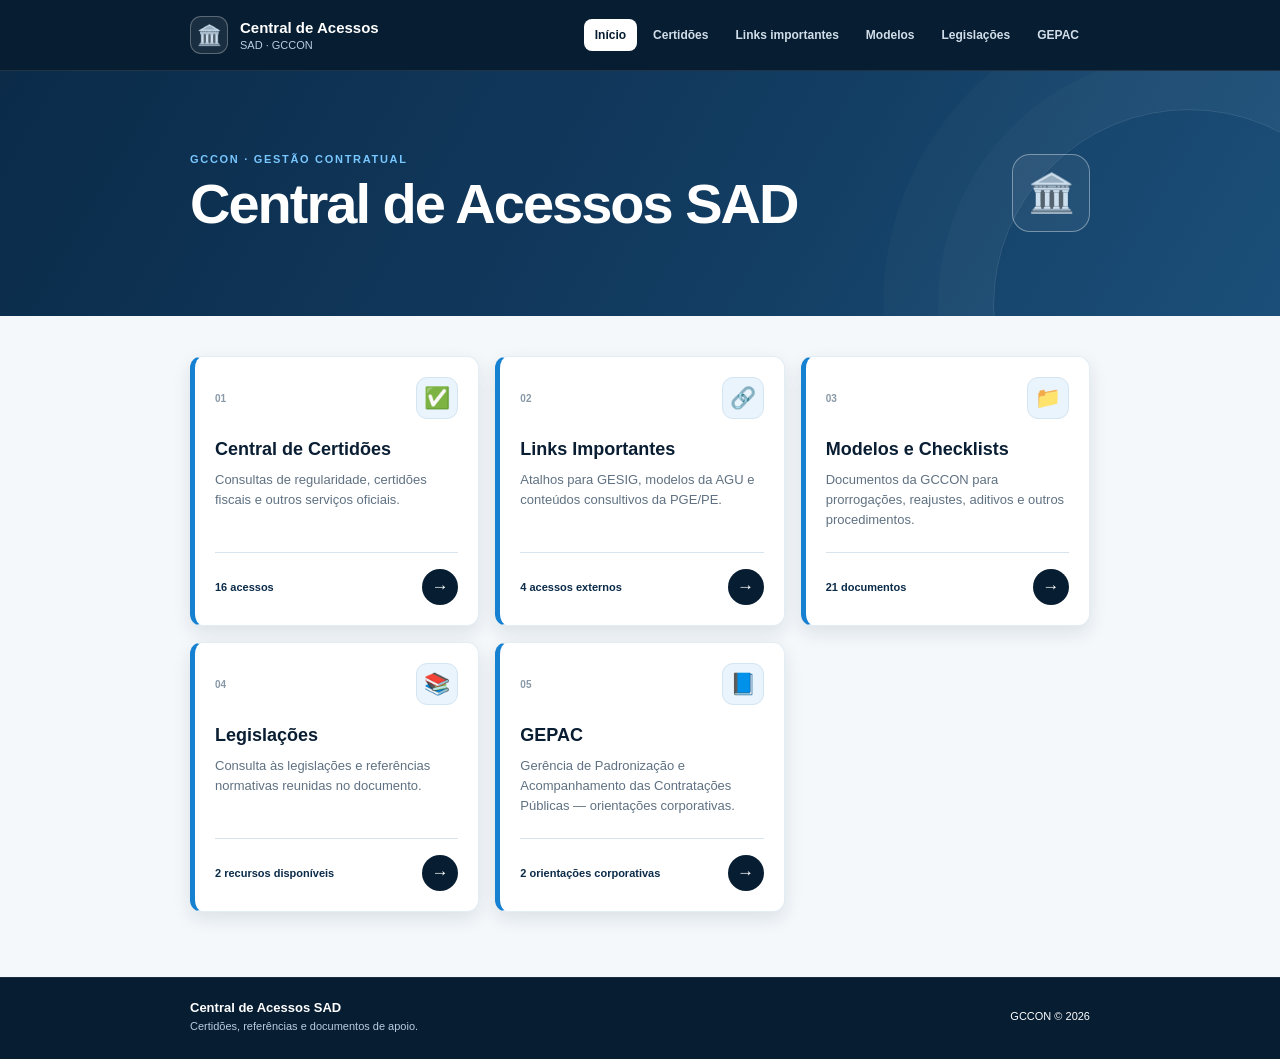
<file: index.html>
<!DOCTYPE html><html lang="pt-BR"><head><meta charset="UTF-8"><meta name="viewport" content="width=device-width,initial-scale=1.0"><meta name="description" content="Central unificada de acessos SAD."><title>Central de Acessos SAD</title><link rel="stylesheet" href="style.css"></head><body><header class="site-header"><div class="page-width header-inner"><a class="brand" href="index.html"><span class="brand-icon">🏛️</span><span><strong>Central de Acessos</strong><small>SAD · GCCON</small></span></a><nav class="main-nav" aria-label="Navegação principal"><a class="active" href="index.html">Início</a><a  href="certidoes.html">Certidões</a><a  href="links-importantes.html">Links importantes</a><a  href="modelos.html">Modelos</a><a href="legislacoes.html">Legislações</a><a href="gepac.html">GEPAC</a></nav></div></header><main><section class="hero"><div class="page-width hero-inner"><div><span class="eyebrow">GCCON · Gestão Contratual</span><h1>Central de Acessos SAD</h1></div><div class="hero-mark" aria-hidden="true">🏛️</div></div></section><section class="page-width home-content"><div class="project-grid">
<a class="project-card" href="certidoes.html"><div class="project-top"><span class="project-number">01</span><span class="icon-box">✅</span></div><div class="project-body"><h3>Central de Certidões</h3><p>Consultas de regularidade, certidões fiscais e outros serviços oficiais.</p></div><div class="project-footer"><span>16 acessos</span><span class="round-arrow">→</span></div></a>
<a class="project-card" href="links-importantes.html"><div class="project-top"><span class="project-number">02</span><span class="icon-box">🔗</span></div><div class="project-body"><h3>Links Importantes</h3><p>Atalhos para GESIG, modelos da AGU e conteúdos consultivos da PGE/PE.</p></div><div class="project-footer"><span>4 acessos externos</span><span class="round-arrow">→</span></div></a>
<a class="project-card" href="modelos.html"><div class="project-top"><span class="project-number">03</span><span class="icon-box">📁</span></div><div class="project-body"><h3>Modelos e Checklists</h3><p>Documentos da GCCON para prorrogações, reajustes, aditivos e outros procedimentos.</p></div><div class="project-footer"><span>21 documentos</span><span class="round-arrow">→</span></div></a>
<a class="project-card" href="legislacoes.html"><div class="project-top"><span class="project-number">04</span><span class="icon-box">📚</span></div><div class="project-body"><h3>Legislações</h3><p>Consulta às legislações e referências normativas reunidas no documento.</p></div><div class="project-footer"><span>2 recursos disponíveis</span><span class="round-arrow">→</span></div></a>

<a class="project-card" href="gepac.html"><div class="project-top"><span class="project-number">05</span><span class="icon-box">📘</span></div><div class="project-body"><h3>GEPAC</h3><p>Gerência de Padronização e Acompanhamento das Contratações Públicas — orientações corporativas.</p></div><div class="project-footer"><span>2 orientações corporativas</span><span class="round-arrow">→</span></div></a>
</div></section></main><footer class="site-footer"><div class="page-width footer-inner"><div><strong>Central de Acessos SAD</strong><span>Certidões, referências e documentos de apoio.</span></div><div>GCCON © 2026</div></div></footer></body></html>
</file>
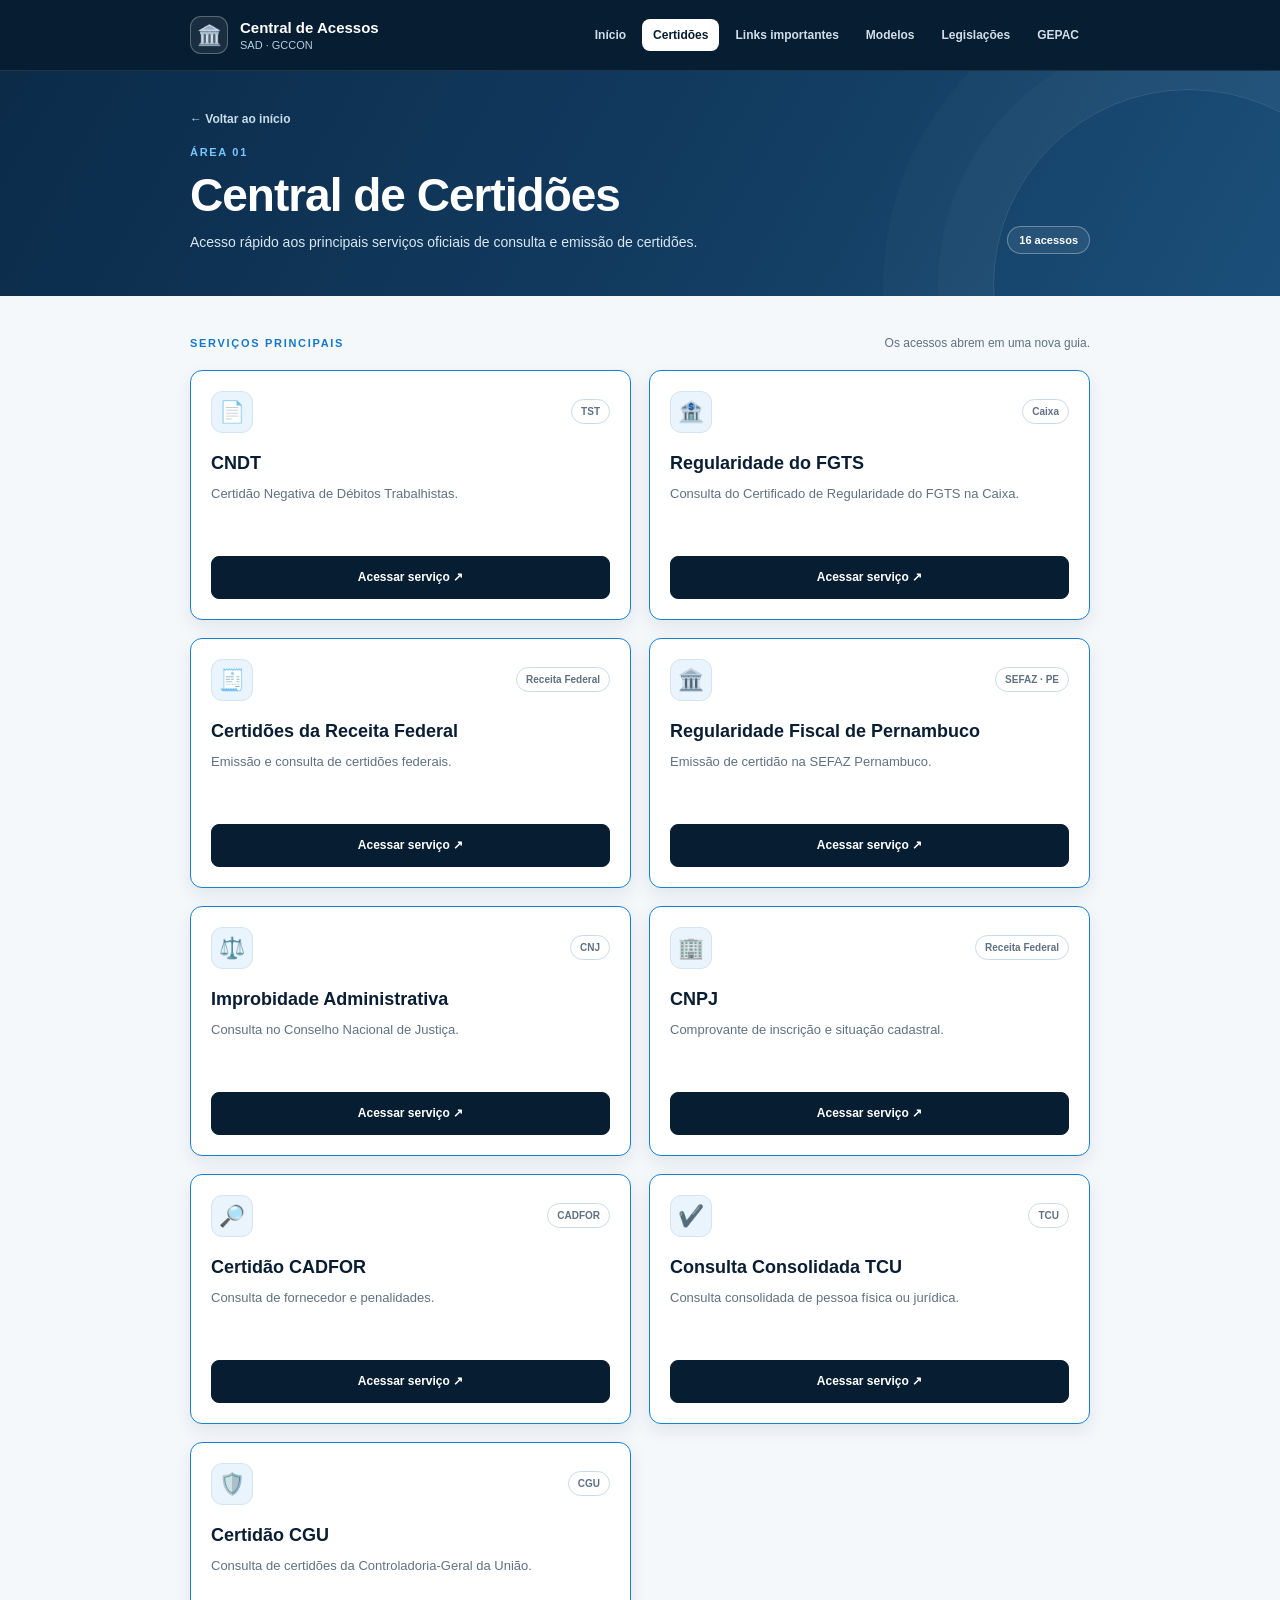
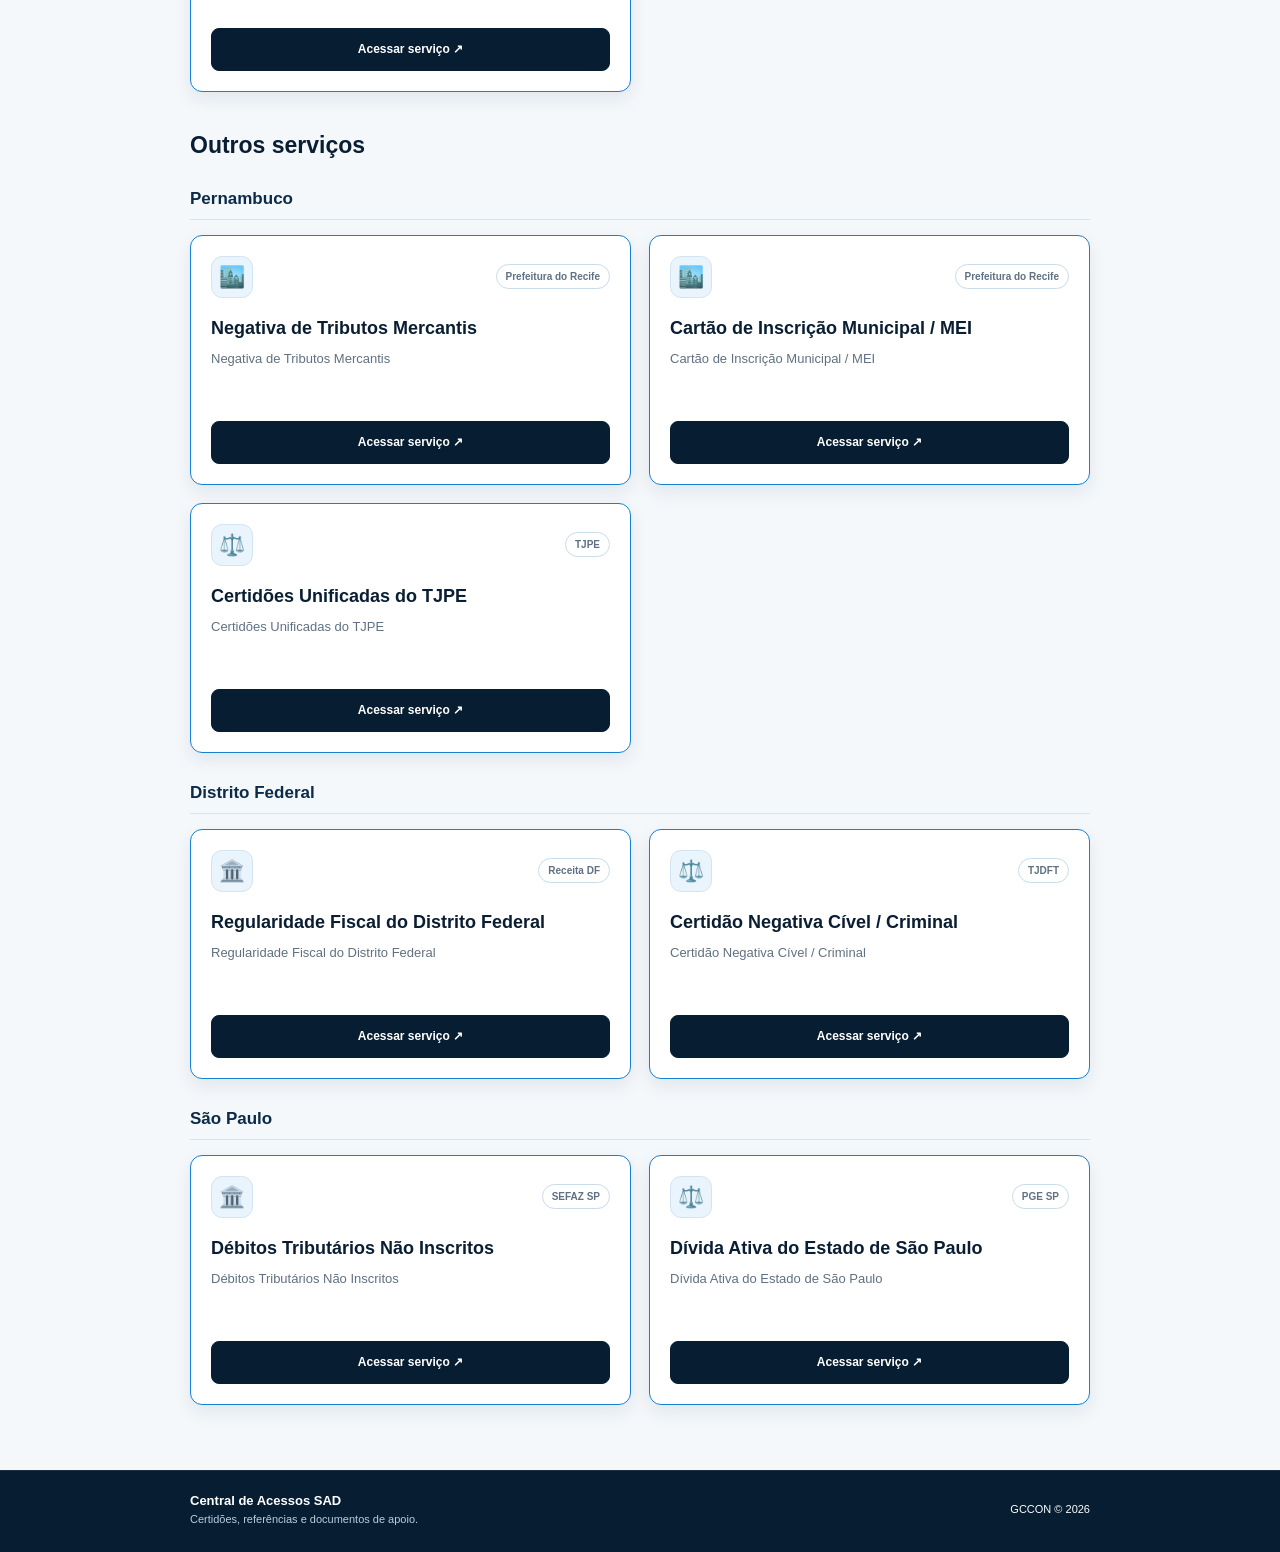
<file: certidoes.html>
<!DOCTYPE html><html lang="pt-BR"><head><meta charset="UTF-8"><meta name="viewport" content="width=device-width,initial-scale=1.0"><meta name="description" content="Central unificada de acessos SAD."><title>Central de Certidões | Central de Acessos SAD</title><link rel="stylesheet" href="style.css"></head><body><header class="site-header"><div class="page-width header-inner"><a class="brand" href="index.html"><span class="brand-icon">🏛️</span><span><strong>Central de Acessos</strong><small>SAD · GCCON</small></span></a><nav class="main-nav" aria-label="Navegação principal"><a  href="index.html">Início</a><a class="active" href="certidoes.html">Certidões</a><a  href="links-importantes.html">Links importantes</a><a  href="modelos.html">Modelos</a><a href="legislacoes.html">Legislações</a><a href="gepac.html">GEPAC</a></nav></div></header><main><section class="page-intro"><div class="page-width"><a class="back-link" href="index.html">← Voltar ao início</a><div class="page-intro-row"><div><span class="eyebrow">Área 01</span><h1>Central de Certidões</h1><p>Acesso rápido aos principais serviços oficiais de consulta e emissão de certidões.</p></div><div class="stat">16 acessos</div></div></div></section><section class="page-width listing-section"><div class="listing-heading"><span class="eyebrow">Serviços principais</span><p>Os acessos abrem em uma nova guia.</p></div><div class="service-grid three"><article class="service-card"><div class="service-top"><span class="icon-box">📄</span><span class="category-pill">TST</span></div><div class="service-body"><h2>CNDT</h2><p>Certidão Negativa de Débitos Trabalhistas.</p></div><a class="action-button" href="https://cndt-certidao.tst.jus.br/inicio.faces" target="_blank" rel="noopener noreferrer">Acessar serviço ↗</a></article><article class="service-card"><div class="service-top"><span class="icon-box">🏦</span><span class="category-pill">Caixa</span></div><div class="service-body"><h2>Regularidade do FGTS</h2><p>Consulta do Certificado de Regularidade do FGTS na Caixa.</p></div><a class="action-button" href="https://consulta-crf.caixa.gov.br/consultacrf/pages/consultaEmpregador.jsf" target="_blank" rel="noopener noreferrer">Acessar serviço ↗</a></article><article class="service-card"><div class="service-top"><span class="icon-box">🧾</span><span class="category-pill">Receita Federal</span></div><div class="service-body"><h2>Certidões da Receita Federal</h2><p>Emissão e consulta de certidões federais.</p></div><a class="action-button" href="https://servicos.receitafederal.gov.br/servico/certidoes/#/home" target="_blank" rel="noopener noreferrer">Acessar serviço ↗</a></article><article class="service-card"><div class="service-top"><span class="icon-box">🏛️</span><span class="category-pill">SEFAZ · PE</span></div><div class="service-body"><h2>Regularidade Fiscal de Pernambuco</h2><p>Emissão de certidão na SEFAZ Pernambuco.</p></div><a class="action-button" href="https://efisco.sefaz.pe.gov.br/sfi_trb_gcc/PREmitirCertidaoRegularidadeFiscalMovel" target="_blank" rel="noopener noreferrer">Acessar serviço ↗</a></article><article class="service-card"><div class="service-top"><span class="icon-box">⚖️</span><span class="category-pill">CNJ</span></div><div class="service-body"><h2>Improbidade Administrativa</h2><p>Consulta no Conselho Nacional de Justiça.</p></div><a class="action-button" href="https://www.cnj.jus.br/improbidade_adm/consultar_requerido.php" target="_blank" rel="noopener noreferrer">Acessar serviço ↗</a></article><article class="service-card"><div class="service-top"><span class="icon-box">🏢</span><span class="category-pill">Receita Federal</span></div><div class="service-body"><h2>CNPJ</h2><p>Comprovante de inscrição e situação cadastral.</p></div><a class="action-button" href="https://solucoes.receita.fazenda.gov.br/Servicos/cnpjreva/" target="_blank" rel="noopener noreferrer">Acessar serviço ↗</a></article><article class="service-card"><div class="service-top"><span class="icon-box">🔎</span><span class="category-pill">CADFOR</span></div><div class="service-body"><h2>Certidão CADFOR</h2><p>Consulta de fornecedor e penalidades.</p></div><a class="action-button" href="https://efisco.sefaz.pe.gov.br/sfi_fin_gbp/PREmitirFornecedorPenalidade" target="_blank" rel="noopener noreferrer">Acessar serviço ↗</a></article><article class="service-card"><div class="service-top"><span class="icon-box">✔️</span><span class="category-pill">TCU</span></div><div class="service-body"><h2>Consulta Consolidada TCU</h2><p>Consulta consolidada de pessoa física ou jurídica.</p></div><a class="action-button" href="https://certidoes-apf.apps.tcu.gov.br/" target="_blank" rel="noopener noreferrer">Acessar serviço ↗</a></article><article class="service-card"><div class="service-top"><span class="icon-box">🛡️</span><span class="category-pill">CGU</span></div><div class="service-body"><h2>Certidão CGU</h2><p>Consulta de certidões da Controladoria-Geral da União.</p></div><a class="action-button" href="https://certidoes.cgu.gov.br/consulta-certidao" target="_blank" rel="noopener noreferrer">Acessar serviço ↗</a></article></div><div class="other-services"><h2>Outros serviços</h2><div class="other-group"><h3>Pernambuco</h3><div class="service-grid"><article class="service-card"><div class="service-top"><span class="icon-box">🏙️</span><span class="category-pill">Prefeitura do Recife</span></div><div class="service-body"><h2>Negativa de Tributos Mercantis</h2><p>Negativa de Tributos Mercantis</p></div><a class="action-button" href="https://portalfinancas.recife.pe.gov.br/emissaoCertidao/4" target="_blank" rel="noopener noreferrer">Acessar serviço ↗</a></article><article class="service-card"><div class="service-top"><span class="icon-box">🏙️</span><span class="category-pill">Prefeitura do Recife</span></div><div class="service-body"><h2>Cartão de Inscrição Municipal / MEI</h2><p>Cartão de Inscrição Municipal / MEI</p></div><a class="action-button" href="https://portalfinancas.recife.pe.gov.br/emissaoPJMei" target="_blank" rel="noopener noreferrer">Acessar serviço ↗</a></article><article class="service-card"><div class="service-top"><span class="icon-box">⚖️</span><span class="category-pill">TJPE</span></div><div class="service-body"><h2>Certidões Unificadas do TJPE</h2><p>Certidões Unificadas do TJPE</p></div><a class="action-button" href="https://certidoesunificadas.app.tjpe.jus.br/" target="_blank" rel="noopener noreferrer">Acessar serviço ↗</a></article></div></div><div class="other-group"><h3>Distrito Federal</h3><div class="service-grid"><article class="service-card"><div class="service-top"><span class="icon-box">🏛️</span><span class="category-pill">Receita DF</span></div><div class="service-body"><h2>Regularidade Fiscal do Distrito Federal</h2><p>Regularidade Fiscal do Distrito Federal</p></div><a class="action-button" href="https://ww1.receita.fazenda.df.gov.br/cidadao/certidoes/Certidao" target="_blank" rel="noopener noreferrer">Acessar serviço ↗</a></article><article class="service-card"><div class="service-top"><span class="icon-box">⚖️</span><span class="category-pill">TJDFT</span></div><div class="service-body"><h2>Certidão Negativa Cível / Criminal</h2><p>Certidão Negativa Cível / Criminal</p></div><a class="action-button" href="https://cnc.tjdft.jus.br/solicitacao-externa" target="_blank" rel="noopener noreferrer">Acessar serviço ↗</a></article></div></div><div class="other-group"><h3>São Paulo</h3><div class="service-grid"><article class="service-card"><div class="service-top"><span class="icon-box">🏛️</span><span class="category-pill">SEFAZ SP</span></div><div class="service-body"><h2>Débitos Tributários Não Inscritos</h2><p>Débitos Tributários Não Inscritos</p></div><a class="action-button" href="https://www10.fazenda.sp.gov.br/CertidaoNegativaDeb/Pages/EmissaoCertidaoNegativa.aspx" target="_blank" rel="noopener noreferrer">Acessar serviço ↗</a></article><article class="service-card"><div class="service-top"><span class="icon-box">⚖️</span><span class="category-pill">PGE SP</span></div><div class="service-body"><h2>Dívida Ativa do Estado de São Paulo</h2><p>Dívida Ativa do Estado de São Paulo</p></div><a class="action-button" href="https://www.dividaativa.pge.sp.gov.br/sc/loginIdpGovBr.jsf" target="_blank" rel="noopener noreferrer">Acessar serviço ↗</a></article></div></div></div></section></main><footer class="site-footer"><div class="page-width footer-inner"><div><strong>Central de Acessos SAD</strong><span>Certidões, referências e documentos de apoio.</span></div><div>GCCON © 2026</div></div></footer></body></html>
</file>
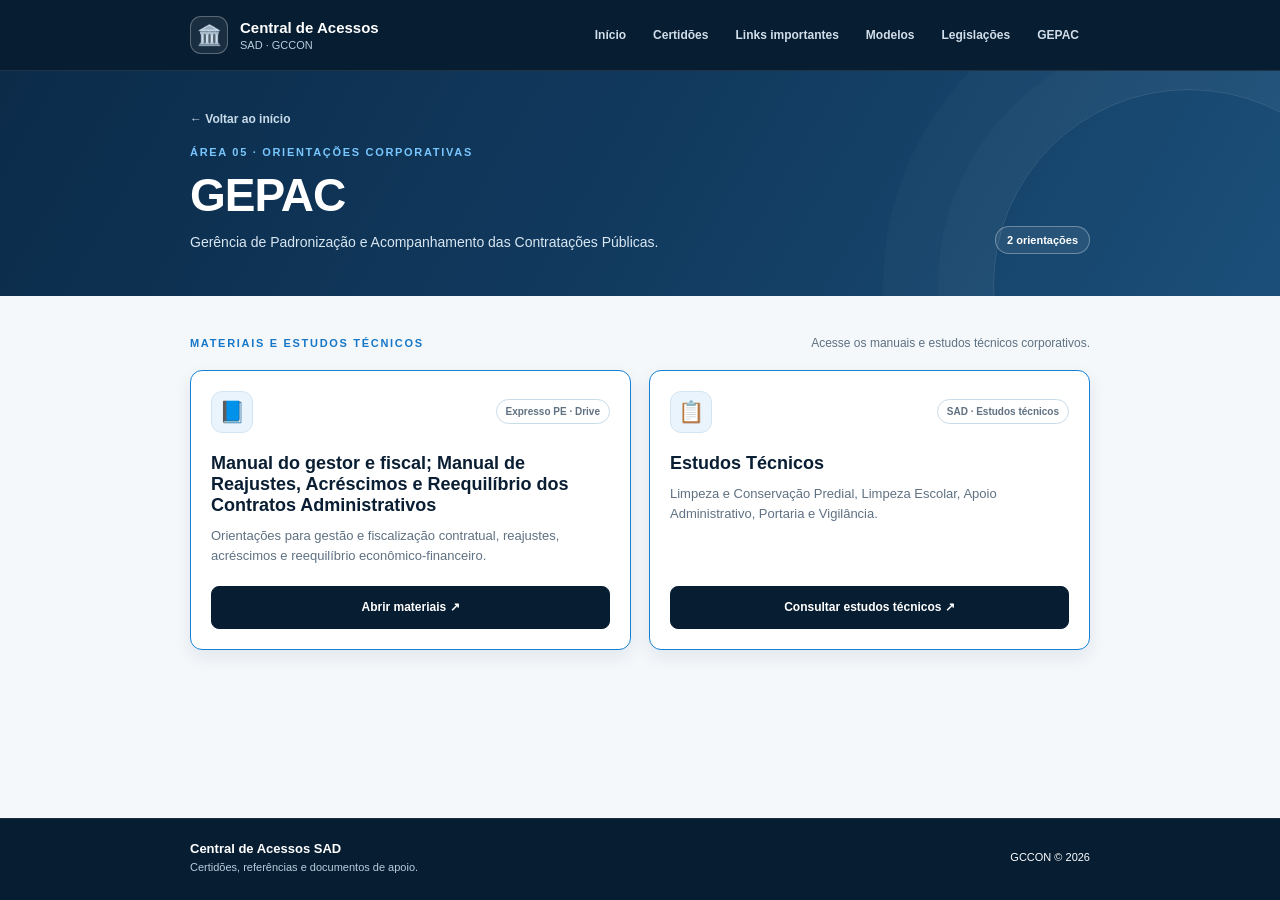
<file: gepac.html>
<!DOCTYPE html><html lang="pt-BR"><head><meta charset="UTF-8"><meta name="viewport" content="width=device-width,initial-scale=1.0"><meta name="description" content="Orientações corporativas da GEPAC."><title>GEPAC | Central de Acessos SAD</title><link rel="stylesheet" href="style.css"></head><body><header class="site-header"><div class="page-width header-inner"><a class="brand" href="index.html"><span class="brand-icon">🏛️</span><span><strong>Central de Acessos</strong><small>SAD · GCCON</small></span></a><nav class="main-nav" aria-label="Navegação principal"><a href="index.html">Início</a><a href="certidoes.html">Certidões</a><a href="links-importantes.html">Links importantes</a><a href="modelos.html">Modelos</a><a href="legislacoes.html">Legislações</a><a href="gepac.html">GEPAC</a></nav></div></header><main><section class="page-intro"><div class="page-width"><a class="back-link" href="index.html">← Voltar ao início</a><div class="page-intro-row"><div><span class="eyebrow">Área 05 · Orientações corporativas</span><h1>GEPAC</h1><p>Gerência de Padronização e Acompanhamento das Contratações Públicas.</p></div><div class="stat">2 orientações</div></div></div></section><section class="page-width listing-section"><div class="listing-heading"><span class="eyebrow">Materiais e estudos técnicos</span><p>Acesse os manuais e estudos técnicos corporativos.</p></div><div class="service-grid"><article class="service-card"><div class="service-top"><span class="icon-box">📘</span><span class="category-pill">Expresso PE · Drive</span></div><div class="service-body"><h2>Manual do gestor e fiscal; Manual de Reajustes, Acréscimos e Reequilíbrio dos Contratos Administrativos</h2><p>Orientações para gestão e fiscalização contratual, reajustes, acréscimos e reequilíbrio econômico-financeiro.</p></div><a class="action-button" href="https://drive.expresso.pe.gov.br/s/0ChCEB6WawOIvbC" target="_blank" rel="noopener noreferrer">Abrir materiais ↗</a></article><article class="service-card"><div class="service-top"><span class="icon-box">📋</span><span class="category-pill">SAD · Estudos técnicos</span></div><div class="service-body"><h2>Estudos Técnicos</h2><p>Limpeza e Conservação Predial, Limpeza Escolar, Apoio Administrativo, Portaria e Vigilância.</p></div><a class="action-button" href="https://www.sad.pe.gov.br/compras-e-licitacoes/47-compras-e-licitacoes/22696-estudos-tecnicos" target="_blank" rel="noopener noreferrer">Consultar estudos técnicos ↗</a></article></div></section></main><footer class="site-footer"><div class="page-width footer-inner"><div><strong>Central de Acessos SAD</strong><span>Certidões, referências e documentos de apoio.</span></div><div>GCCON © 2026</div></div></footer></body></html>
</file>
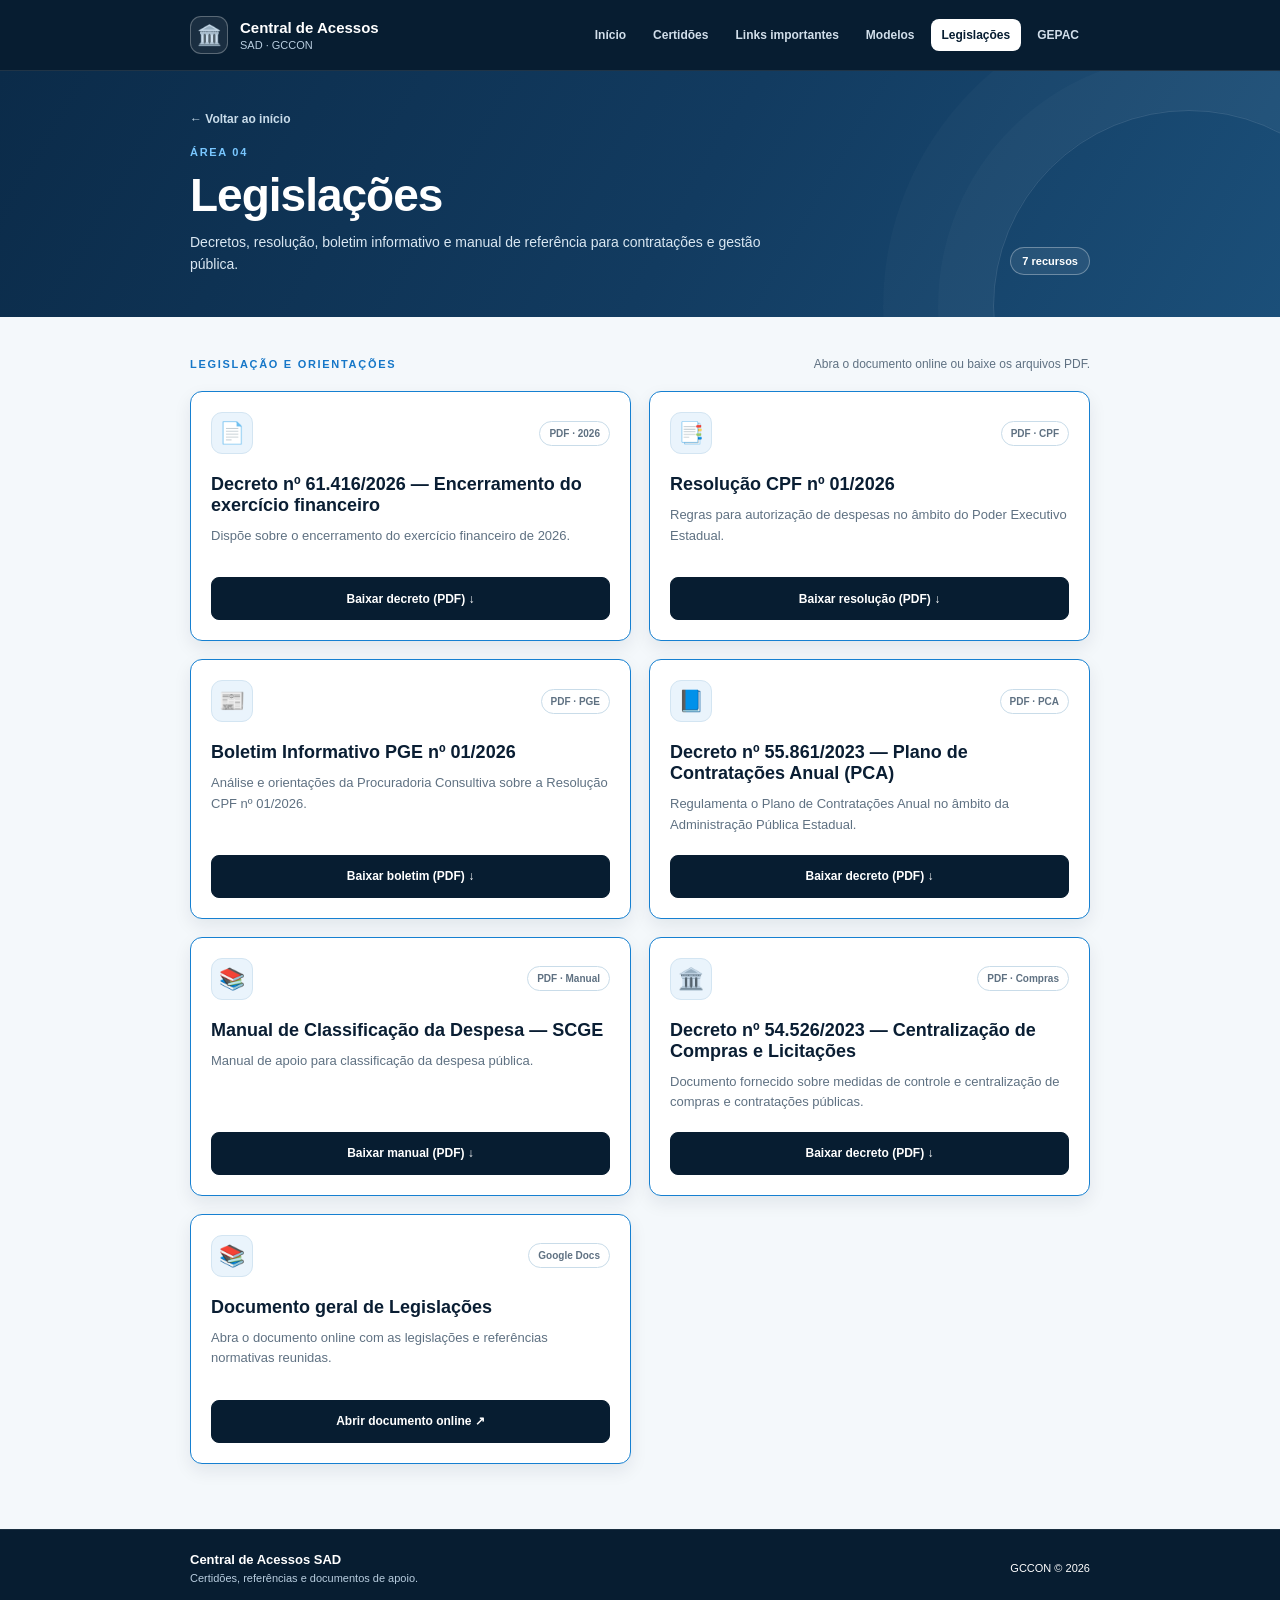
<file: legislacoes.html>
<!DOCTYPE html><html lang="pt-BR"><head><meta charset="UTF-8"><meta name="viewport" content="width=device-width,initial-scale=1.0"><meta name="description" content="Legislações e documentos normativos da Central de Acessos SAD."><title>Legislações | Central de Acessos SAD</title><link rel="stylesheet" href="style.css"></head><body><header class="site-header"><div class="page-width header-inner"><a class="brand" href="index.html"><span class="brand-icon">🏛️</span><span><strong>Central de Acessos</strong><small>SAD · GCCON</small></span></a><nav class="main-nav" aria-label="Navegação principal"><a href="index.html">Início</a><a href="certidoes.html">Certidões</a><a href="links-importantes.html">Links importantes</a><a href="modelos.html">Modelos</a><a class="active" href="legislacoes.html">Legislações</a><a href="gepac.html">GEPAC</a></nav></div></header><main><section class="page-intro"><div class="page-width"><a class="back-link" href="index.html">← Voltar ao início</a><div class="page-intro-row"><div><span class="eyebrow">Área 04</span><h1>Legislações</h1><p>Decretos, resolução, boletim informativo e manual de referência para contratações e gestão pública.</p></div><div class="stat">7 recursos</div></div></div></section><section class="page-width listing-section"><div class="listing-heading"><span class="eyebrow">Legislação e orientações</span><p>Abra o documento online ou baixe os arquivos PDF.</p></div><div class="service-grid"><article class="service-card"><div class="service-top"><span class="icon-box">📄</span><span class="category-pill">PDF · 2026</span></div><div class="service-body"><h2>Decreto nº 61.416/2026 — Encerramento do exercício financeiro</h2><p>Dispõe sobre o encerramento do exercício financeiro de 2026.</p></div><a class="action-button" href="decreto-61416-2026-encerramento.pdf" download>Baixar decreto (PDF) ↓</a></article>
<article class="service-card"><div class="service-top"><span class="icon-box">📑</span><span class="category-pill">PDF · CPF</span></div><div class="service-body"><h2>Resolução CPF nº 01/2026</h2><p>Regras para autorização de despesas no âmbito do Poder Executivo Estadual.</p></div><a class="action-button" href="resolucao-cpf-01-2026.pdf" download>Baixar resolução (PDF) ↓</a></article>
<article class="service-card"><div class="service-top"><span class="icon-box">📰</span><span class="category-pill">PDF · PGE</span></div><div class="service-body"><h2>Boletim Informativo PGE nº 01/2026</h2><p>Análise e orientações da Procuradoria Consultiva sobre a Resolução CPF nº 01/2026.</p></div><a class="action-button" href="boletim-pge-01-2026-resolucao-cpf.pdf" download>Baixar boletim (PDF) ↓</a></article>
<article class="service-card"><div class="service-top"><span class="icon-box">📘</span><span class="category-pill">PDF · PCA</span></div><div class="service-body"><h2>Decreto nº 55.861/2023 — Plano de Contratações Anual (PCA)</h2><p>Regulamenta o Plano de Contratações Anual no âmbito da Administração Pública Estadual.</p></div><a class="action-button" href="decreto-55861-2023-pca.pdf" download>Baixar decreto (PDF) ↓</a></article>
<article class="service-card"><div class="service-top"><span class="icon-box">📚</span><span class="category-pill">PDF · Manual</span></div><div class="service-body"><h2>Manual de Classificação da Despesa — SCGE</h2><p>Manual de apoio para classificação da despesa pública.</p></div><a class="action-button" href="manual-classificacao-despesa.pdf" download>Baixar manual (PDF) ↓</a></article>
<article class="service-card"><div class="service-top"><span class="icon-box">🏛️</span><span class="category-pill">PDF · Compras</span></div><div class="service-body"><h2>Decreto nº 54.526/2023 — Centralização de Compras e Licitações</h2><p>Documento fornecido sobre medidas de controle e centralização de compras e contratações públicas.</p></div><a class="action-button" href="decreto-54526-2023-centralizacao-compras.pdf" download>Baixar decreto (PDF) ↓</a></article>
<article class="service-card"><div class="service-top"><span class="icon-box">📚</span><span class="category-pill">Google Docs</span></div><div class="service-body"><h2>Documento geral de Legislações</h2><p>Abra o documento online com as legislações e referências normativas reunidas.</p></div><a class="action-button" href="https://docs.google.com/document/d/1Scb9C1qWNrUcBOqOeS8YR20FiJjlI9TKXhYJh_ZN8IU/edit?tab=t.0" target="_blank" rel="noopener noreferrer">Abrir documento online ↗</a></article></div></section></main><footer class="site-footer"><div class="page-width footer-inner"><div><strong>Central de Acessos SAD</strong><span>Certidões, referências e documentos de apoio.</span></div><div>GCCON © 2026</div></div></footer></body></html>
</file>
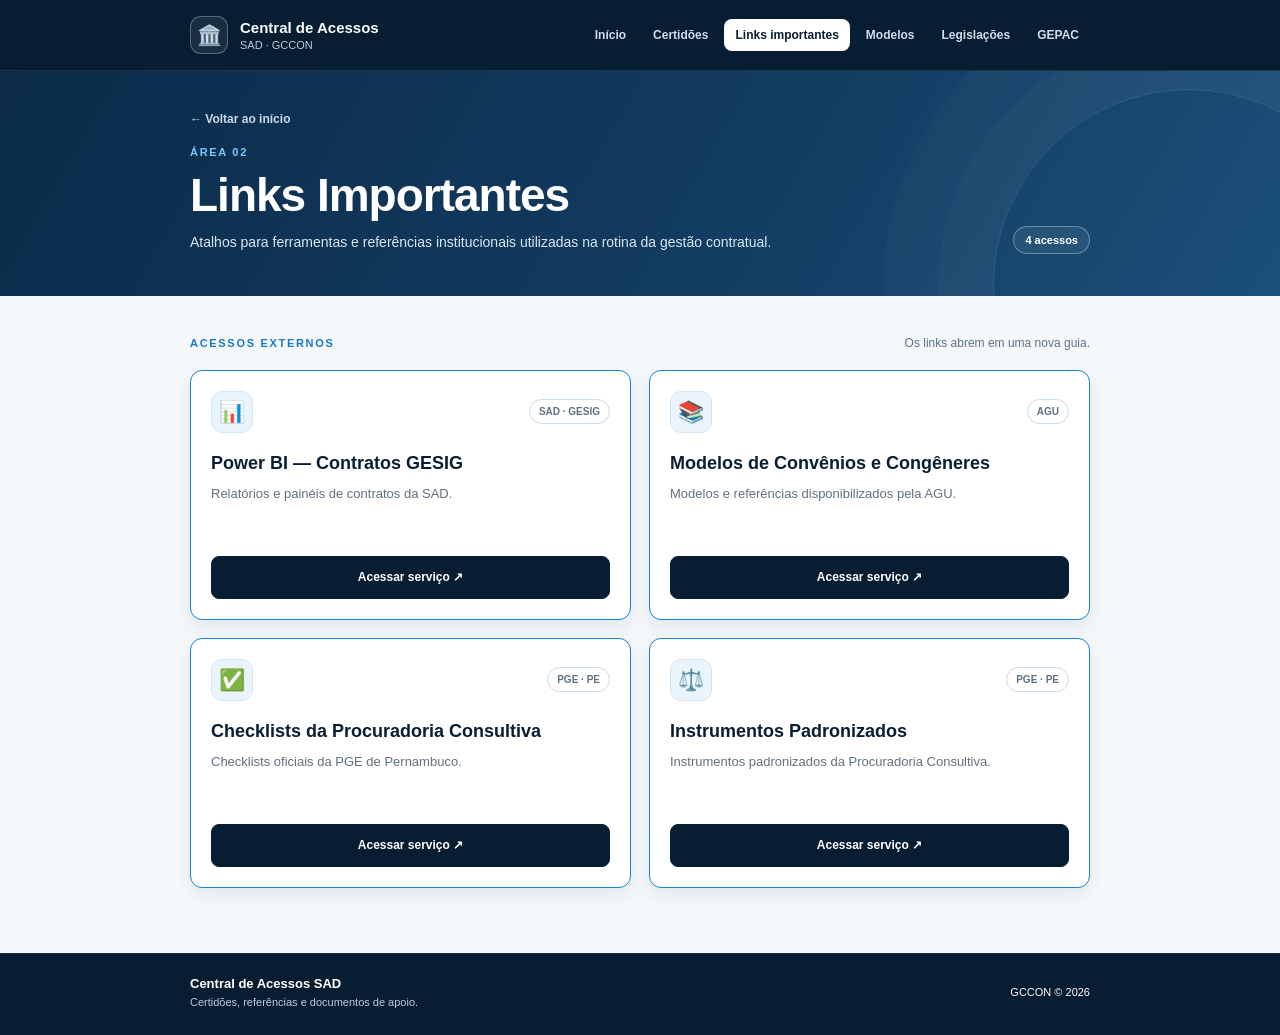
<file: links-importantes.html>
<!DOCTYPE html><html lang="pt-BR"><head><meta charset="UTF-8"><meta name="viewport" content="width=device-width,initial-scale=1.0"><meta name="description" content="Central unificada de acessos SAD."><title>Links Importantes | Central de Acessos SAD</title><link rel="stylesheet" href="style.css"></head><body><header class="site-header"><div class="page-width header-inner"><a class="brand" href="index.html"><span class="brand-icon">🏛️</span><span><strong>Central de Acessos</strong><small>SAD · GCCON</small></span></a><nav class="main-nav" aria-label="Navegação principal"><a  href="index.html">Início</a><a  href="certidoes.html">Certidões</a><a class="active" href="links-importantes.html">Links importantes</a><a  href="modelos.html">Modelos</a><a href="legislacoes.html">Legislações</a><a href="gepac.html">GEPAC</a></nav></div></header><main><section class="page-intro"><div class="page-width"><a class="back-link" href="index.html">← Voltar ao início</a><div class="page-intro-row"><div><span class="eyebrow">Área 02</span><h1>Links Importantes</h1><p>Atalhos para ferramentas e referências institucionais utilizadas na rotina da gestão contratual.</p></div><div class="stat">4 acessos</div></div></div></section><section class="page-width listing-section"><div class="listing-heading"><span class="eyebrow">Acessos externos</span><p>Os links abrem em uma nova guia.</p></div><div class="service-grid"><article class="service-card"><div class="service-top"><span class="icon-box">📊</span><span class="category-pill">SAD · GESIG</span></div><div class="service-body"><h2>Power BI — Contratos GESIG</h2><p>Relatórios e painéis de contratos da SAD.</p></div><a class="action-button" href="https://powerbi.pe.gov.br/relatorios/browse/SAD/SEADP/CONTRATOS-GESIG" target="_blank" rel="noopener noreferrer">Acessar serviço ↗</a></article><article class="service-card"><div class="service-top"><span class="icon-box">📚</span><span class="category-pill">AGU</span></div><div class="service-body"><h2>Modelos de Convênios e Congêneres</h2><p>Modelos e referências disponibilizados pela AGU.</p></div><a class="action-button" href="https://www.gov.br/agu/pt-br/composicao/cgu/cgu/modelos/conveniosecongeneres" target="_blank" rel="noopener noreferrer">Acessar serviço ↗</a></article><article class="service-card"><div class="service-top"><span class="icon-box">✅</span><span class="category-pill">PGE · PE</span></div><div class="service-body"><h2>Checklists da Procuradoria Consultiva</h2><p>Checklists oficiais da PGE de Pernambuco.</p></div><a class="action-button" href="https://www.pge.pe.gov.br/ProcConsultivaChecklist.aspx" target="_blank" rel="noopener noreferrer">Acessar serviço ↗</a></article><article class="service-card"><div class="service-top"><span class="icon-box">⚖️</span><span class="category-pill">PGE · PE</span></div><div class="service-body"><h2>Instrumentos Padronizados</h2><p>Instrumentos padronizados da Procuradoria Consultiva.</p></div><a class="action-button" href="https://www.pge.pe.gov.br/ProcConsultivaInstrumentosPadronizados.aspx" target="_blank" rel="noopener noreferrer">Acessar serviço ↗</a></article></div></section></main><footer class="site-footer"><div class="page-width footer-inner"><div><strong>Central de Acessos SAD</strong><span>Certidões, referências e documentos de apoio.</span></div><div>GCCON © 2026</div></div></footer></body></html>
</file>
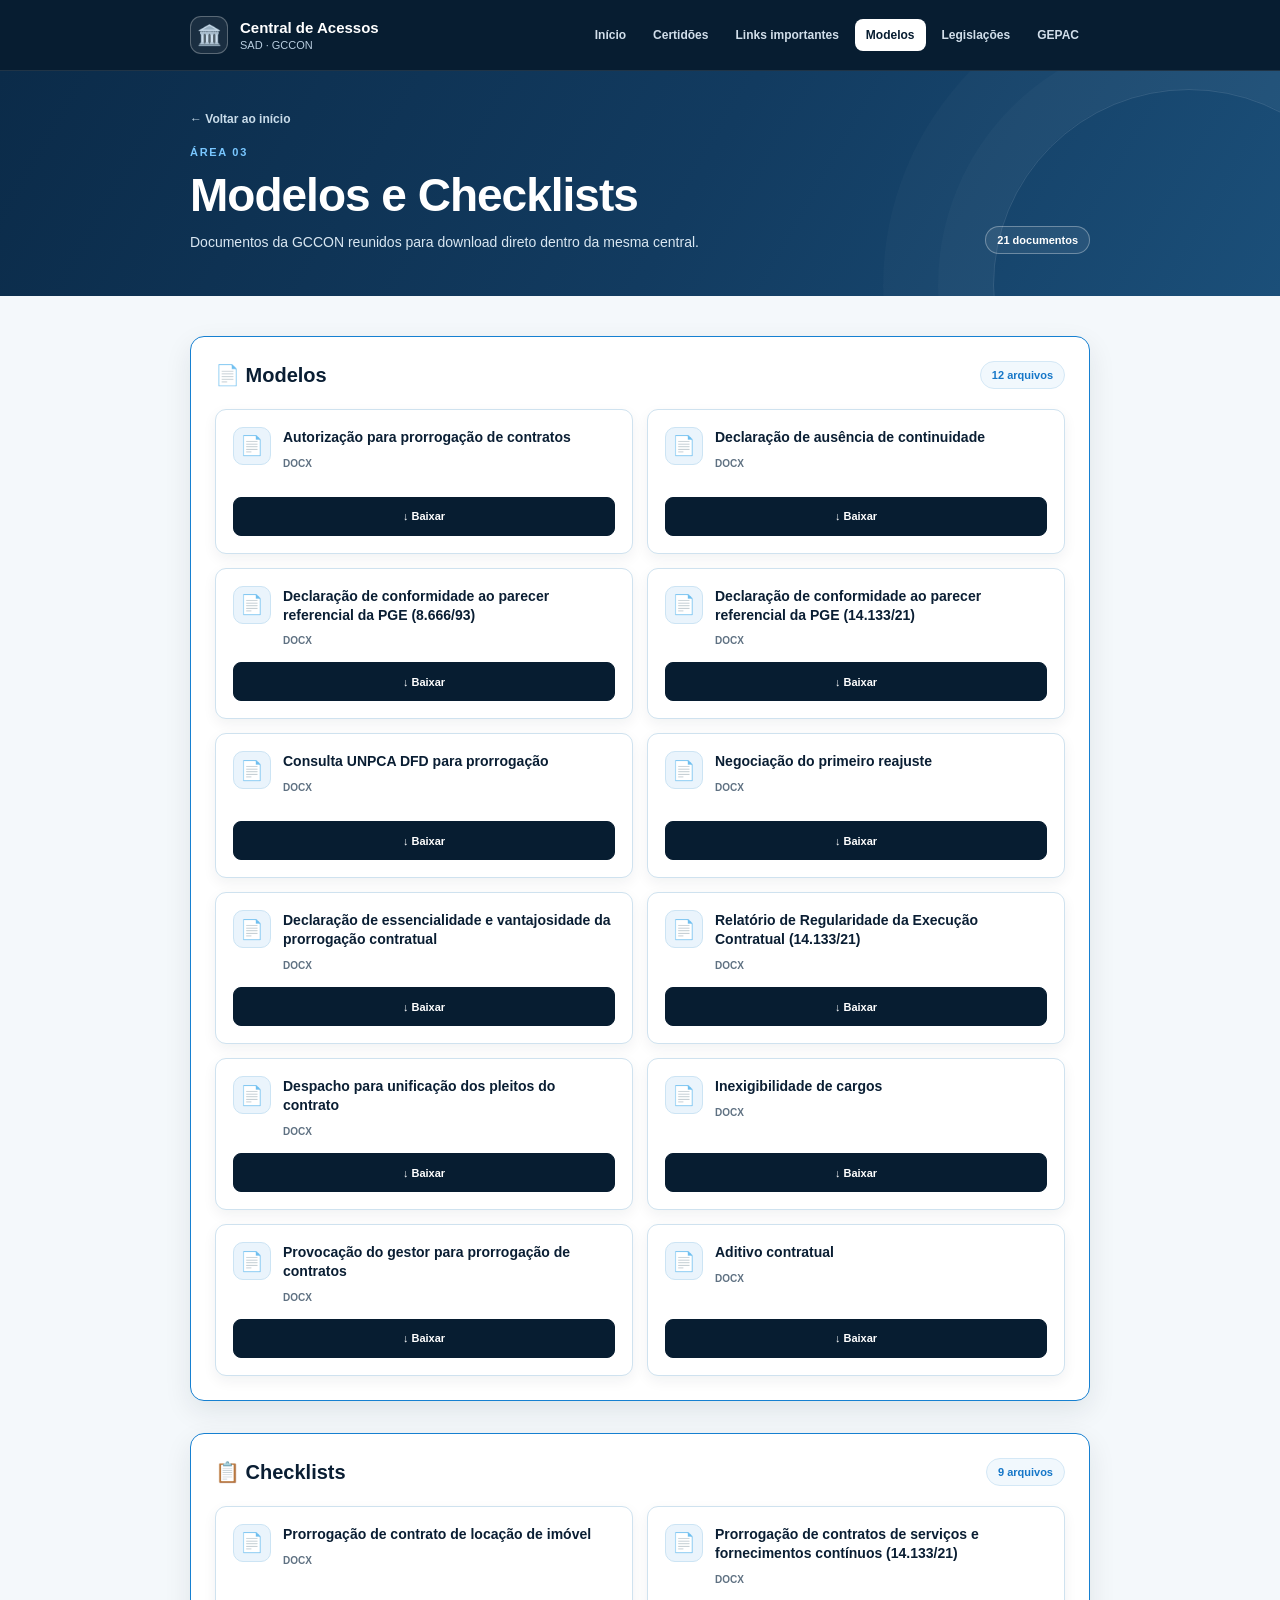
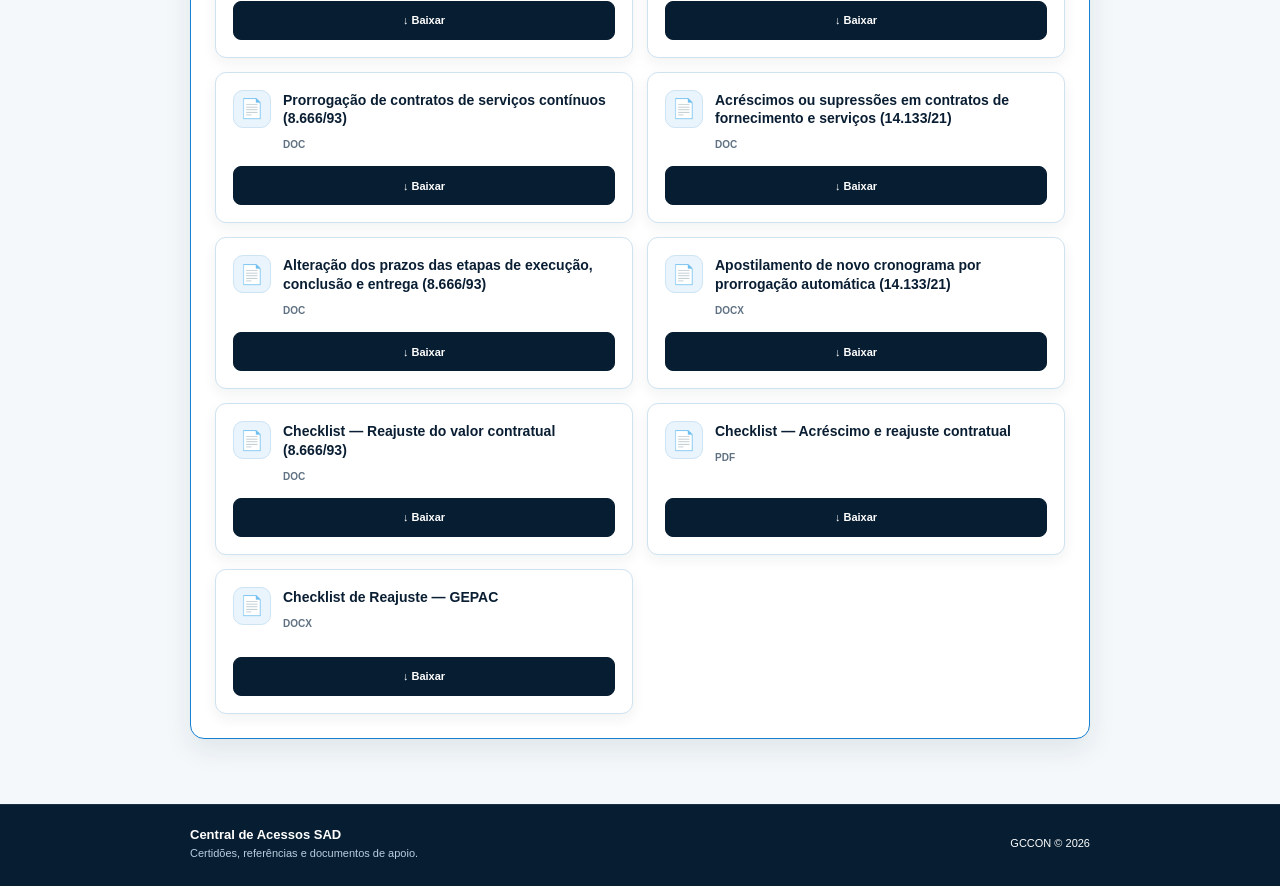
<file: modelos.html>
<!DOCTYPE html>
<html lang="pt-BR"><head><meta charset="utf-8"/><meta content="width=device-width,initial-scale=1.0" name="viewport"/><meta content="Central unificada de acessos SAD." name="description"/><title>Modelos e Checklists | Central de Acessos SAD</title><link href="style.css" rel="stylesheet"/></head><body><header class="site-header"><div class="page-width header-inner"><a class="brand" href="index.html"><span class="brand-icon">🏛️</span><span><strong>Central de Acessos</strong><small>SAD · GCCON</small></span></a><nav aria-label="Navegação principal" class="main-nav"><a href="index.html">Início</a><a href="certidoes.html">Certidões</a><a href="links-importantes.html">Links importantes</a><a class="active" href="modelos.html">Modelos</a><a href="legislacoes.html">Legislações</a><a href="gepac.html">GEPAC</a></nav></div></header><main><section class="page-intro"><div class="page-width"><a class="back-link" href="index.html">← Voltar ao início</a><div class="page-intro-row"><div><span class="eyebrow">Área 03</span><h1>Modelos e Checklists</h1><p>Documentos da GCCON reunidos para download direto dentro da mesma central.</p></div><div class="stat">21 documentos</div></div></div></section><section class="page-width documents-section"><div class="document-group"><div class="group-heading"><h2>📄 Modelos</h2><span class="count-pill">12 arquivos</span></div><div class="download-list"><article class="download-row"><div class="download-info"><span class="file-icon">📄</span><div><h3>Autorização para prorrogação de contratos</h3><span class="file-type">DOCX</span></div></div><a class="download-button" download="" href="./modelo-autorizacao-prorogacao-contratos.docx">↓ Baixar</a></article><article class="download-row"><div class="download-info"><span class="file-icon">📄</span><div><h3>Declaração de ausência de continuidade</h3><span class="file-type">DOCX</span></div></div><a class="download-button" download="" href="./modelo-declaracao-ausencia-de-continuidade.docx">↓ Baixar</a></article><article class="download-row"><div class="download-info"><span class="file-icon">📄</span><div><h3>Declaração de conformidade ao parecer referencial da PGE (8.666/93)</h3><span class="file-type">DOCX</span></div></div><a class="download-button" download="" href="./modelo-declaracao-conformidade-parecer-referencial-pge-8-666-93.docx">↓ Baixar</a></article><article class="download-row"><div class="download-info"><span class="file-icon">📄</span><div><h3>Declaração de conformidade ao parecer referencial da PGE (14.133/21)</h3><span class="file-type">DOCX</span></div></div><a class="download-button" download="" href="./modelo-declaracao-conformeidade-parecer-referencial-pge-14-133-21.docx">↓ Baixar</a></article><article class="download-row"><div class="download-info"><span class="file-icon">📄</span><div><h3>Consulta UNPCA DFD para prorrogação</h3><span class="file-type">DOCX</span></div></div><a class="download-button" download="" href="./modelo-consulta-unpca-dfd-para-prorrogacao.docx">↓ Baixar</a></article><article class="download-row"><div class="download-info"><span class="file-icon">📄</span><div><h3>Negociação do primeiro reajuste</h3><span class="file-type">DOCX</span></div></div><a class="download-button" download="" href="./negociacao-1o-reajuste.docx">↓ Baixar</a></article><article class="download-row"><div class="download-info"><span class="file-icon">📄</span><div><h3>Declaração de essencialidade e vantajosidade da prorrogação contratual</h3><span class="file-type">DOCX</span></div></div><a class="download-button" download="" href="./modelo-declaracao-de-essencialidade-e-vantajosidade-da-prorrogacao-contratual.docx">↓ Baixar</a></article><article class="download-row"><div class="download-info"><span class="file-icon">📄</span><div><h3>Relatório de Regularidade da Execução Contratual (14.133/21)</h3><span class="file-type">DOCX</span></div></div><a class="download-button" download="" href="./relatorio-de-regularidade-da-execucao-contratual-14-133-21.docx">↓ Baixar</a></article><article class="download-row"><div class="download-info"><span class="file-icon">📄</span><div><h3>Despacho para unificação dos pleitos do contrato</h3><span class="file-type">DOCX</span></div></div><a class="download-button" download="" href="./modelo-despacho-unificacao-dos-pleitos-do-contrato.docx">↓ Baixar</a></article><article class="download-row"><div class="download-info"><span class="file-icon">📄</span><div><h3>Inexigibilidade de cargos</h3><span class="file-type">DOCX</span></div></div><a class="download-button" download="" href="./modelo-inexigibilidade-de-cargos.docx">↓ Baixar</a></article><article class="download-row"><div class="download-info"><span class="file-icon">📄</span><div><h3>Provocação do gestor para prorrogação de contratos</h3><span class="file-type">DOCX</span></div></div><a class="download-button" download="" href="./modelo-provocacao-gestor-prorrogacao-contratos.docx">↓ Baixar</a></article><article class="download-row"><div class="download-info"><span class="file-icon">📄</span><div><h3>Aditivo contratual</h3><span class="file-type">DOCX</span></div></div><a class="download-button" download="" href="./modelo-aditivo-contratual-prorrogacao-reajuste-acresicmo-etc.docx">↓ Baixar</a></article></div></div><div class="document-group"><div class="group-heading"><h2>📋 Checklists</h2><span class="count-pill">9 arquivos</span></div><div class="download-list"><article class="download-row"><div class="download-info"><span class="file-icon">📄</span><div><h3>Prorrogação de contrato de locação de imóvel</h3><span class="file-type">DOCX</span></div></div><a class="download-button" download="" href="./checklist-prorrogacao-contrato-de-locacao-de-imovel-v-junho2026-20260617-115647.docx">↓ Baixar</a></article><article class="download-row"><div class="download-info"><span class="file-icon">📄</span><div><h3>Prorrogação de contratos de serviços e fornecimentos contínuos (14.133/21)</h3><span class="file-type">DOCX</span></div></div><a class="download-button" download="" href="./checklist-prorrogacao-de-contratos-de-servicos-e-de-fornecimentos-continuos.docx">↓ Baixar</a></article><article class="download-row"><div class="download-info"><span class="file-icon">📄</span><div><h3>Prorrogação de contratos de serviços contínuos (8.666/93)</h3><span class="file-type">DOC</span></div></div><a class="download-button" download="" href="./doc-consultiva-checklist-prorrogacao-contratos-servicos-continuos-v-maio-2026-8-666.doc">↓ Baixar</a></article><article class="download-row"><div class="download-info"><span class="file-icon">📄</span><div><h3>Acréscimos ou supressões em contratos de fornecimento e serviços (14.133/21)</h3><span class="file-type">DOC</span></div></div><a class="download-button" download="" href="./checklist-acrescimos-supressoes-fornecimento-servicos-14-1333v-1-20251216-110117.doc">↓ Baixar</a></article><article class="download-row"><div class="download-info"><span class="file-icon">📄</span><div><h3>Alteração dos prazos das etapas de execução, conclusão e entrega (8.666/93)</h3><span class="file-type">DOC</span></div></div><a class="download-button" download="" href="./doc-consultiva-checklist-alteracao-prazos-etapas-execucao-conclusao-entrega-8-666.doc">↓ Baixar</a></article><article class="download-row"><div class="download-info"><span class="file-icon">📄</span><div><h3>Apostilamento de novo cronograma por prorrogação automática (14.133/21)</h3><span class="file-type">DOCX</span></div></div><a class="download-button" download="" href="./checklist-apostilamento-de-novo-cronograma-por-prorrogacao-automatica-vmarco2026-20260318-095657.docx">↓ Baixar</a></article><article class="download-row"><div class="download-info"><span class="file-icon">📄</span><div><h3>Checklist — Reajuste do valor contratual (8.666/93)</h3><span class="file-type">DOC</span></div></div><a class="download-button" download="" href="./doc-consultiva-checklist-reajuste-valor-contratual-vr11-08-2023-20251216-110933-8-666.doc">↓ Baixar</a></article><article class="download-row"><div class="download-info"><span class="file-icon">📄</span><div><h3>Checklist — Acréscimo e reajuste contratual</h3><span class="file-type">PDF</span></div></div><a class="download-button" download="" href="./govpe-despacho-446-check-list-91812483-3.pdf">↓ Baixar</a></article><article class="download-row"><div class="download-info"><span class="file-icon">📄</span><div><h3>Checklist de Reajuste — GEPAC</h3><span class="file-type">DOCX</span></div></div><a class="download-button" download="" href="./checklist-reajuste-gepac.docx">↓ Baixar</a></article></div></div></section></main><footer class="site-footer"><div class="page-width footer-inner"><div><strong>Central de Acessos SAD</strong><span>Certidões, referências e documentos de apoio.</span></div><div>GCCON © 2026</div></div></footer></body></html>
</file>
<file: style.css>
:root{
  --navy:#071d31;
  --navy-2:#0b2b49;
  --hero:#123b60;
  --hero-2:#1b4f79;
  --blue:#1677c8;
  --blue-soft:#eaf4fc;
  --border:#1680d1;
  --text:#0a1e33;
  --muted:#5f7182;
  --line:#d8e4ed;
  --bg:#f4f8fb;
  --white:#fff;
}
*{box-sizing:border-box;margin:0;padding:0}
html{scroll-behavior:smooth}
body{min-height:100vh;display:flex;flex-direction:column;background:var(--bg);color:var(--text);font-family:Arial,Helvetica,sans-serif;-webkit-font-smoothing:antialiased}
a{text-decoration:none;color:inherit}
.page-width{width:min(900px,calc(100% - 40px));margin:0 auto}

/* Header */
.site-header{position:relative;z-index:20;background:var(--navy);color:#fff;border-bottom:1px solid rgba(255,255,255,.10)}
.header-inner{min-height:70px;display:flex;align-items:center;justify-content:space-between;gap:24px}
.brand{display:flex;align-items:center;gap:12px}
.brand-icon{width:38px;height:38px;display:grid;place-items:center;border:1px solid rgba(255,255,255,.28);border-radius:11px;background:rgba(255,255,255,.08);font-size:20px}
.brand strong,.brand small{display:block}.brand strong{font-size:15px}.brand small{margin-top:3px;color:#b9cee0;font-size:11px}
.main-nav{display:flex;align-items:center;gap:5px;flex-wrap:wrap}
.main-nav a{padding:9px 11px;border-radius:8px;color:#d1deea;font-size:12px;font-weight:700;transition:.2s}
.main-nav a:hover,.main-nav a.active{background:#fff;color:var(--navy)}

main{flex:1}
/* Hero – same layout as original home, dark palette */
.hero,.page-intro{position:relative;overflow:hidden;background:linear-gradient(120deg,var(--navy-2) 0%,var(--hero) 54%,var(--hero-2) 100%);color:#fff}
.hero::after,.page-intro::after{content:"";position:absolute;right:-105px;bottom:-185px;width:390px;height:390px;border:1px solid rgba(255,255,255,.12);border-radius:50%;box-shadow:0 0 0 55px rgba(255,255,255,.025),0 0 0 110px rgba(255,255,255,.018);pointer-events:none}
.hero{min-height:245px;padding:48px 20px;display:flex;align-items:center}
.hero-inner{position:relative;z-index:2;display:flex;align-items:center;justify-content:space-between;gap:30px}
.eyebrow{display:block;margin-bottom:10px;color:#79c7ff;font-size:11px;font-weight:800;letter-spacing:1.7px;text-transform:uppercase}
.hero h1{margin:0;color:#fff;font-size:clamp(40px,5vw,56px);line-height:1.05;letter-spacing:-2px}
.hero-mark{width:78px;height:78px;display:grid;place-items:center;flex-shrink:0;border:1px solid rgba(255,255,255,.38);border-radius:18px;background:rgba(255,255,255,.06);font-size:38px}
.page-intro{padding:38px 20px 42px}
.page-intro>.page-width{position:relative;z-index:2}
.back-link{display:inline-block;margin-bottom:20px;color:#c9dcea;font-size:12px;font-weight:700}.back-link:hover{color:#fff}
.page-intro-row{display:flex;align-items:flex-end;justify-content:space-between;gap:25px}
.page-intro h1{margin:0 0 10px;color:#fff;font-size:clamp(32px,4vw,46px);letter-spacing:-1px}
.page-intro p{max-width:620px;color:#d9e7f2;font-size:14px;line-height:1.55}
.stat{padding:7px 11px;border:1px solid rgba(255,255,255,.32);border-radius:999px;background:rgba(255,255,255,.07);color:#fff;font-size:11px;font-weight:700;white-space:nowrap}

/* Home cards: 4-card structure */
.home-content{width:min(900px,calc(100% - 40px));margin:40px auto 65px;padding:0}
.project-grid{display:grid;grid-template-columns:repeat(4,minmax(0,1fr));gap:16px}
.project-card{min-height:270px;padding:20px;display:flex;flex-direction:column;border-left:5px solid var(--border);border-top:1px solid #e3edf4;border-right:1px solid #e3edf4;border-bottom:1px solid #e3edf4;border-radius:12px;background:#fff;box-shadow:0 7px 18px rgba(7,29,49,.10);transition:.2s}
.project-card:hover{transform:translateY(-4px);box-shadow:0 13px 28px rgba(7,29,49,.16)}
.project-top{display:flex;align-items:center;justify-content:space-between;gap:18px}.project-number{color:#8999a8;font-size:10px;font-weight:700}.icon-box{width:42px;height:42px;display:grid;place-items:center;flex-shrink:0;border:1px solid #d3e5f2;border-radius:11px;background:var(--blue-soft);font-size:21px}
.project-body{margin:20px 0}.project-card h3{margin:0 0 10px;color:var(--text);font-size:18px}.project-card p{margin:0;color:var(--muted);font-size:13px;line-height:1.55}
.project-footer{margin-top:auto;padding-top:16px;border-top:1px solid var(--line);display:flex;align-items:center;justify-content:space-between;gap:15px;color:var(--navy-2);font-size:11px;font-weight:700}
.round-arrow{width:36px;height:36px;display:grid;place-items:center;border-radius:50%;background:var(--navy);color:#fff;font-size:17px;transition:.2s}.project-card:hover .round-arrow{background:var(--blue)}

/* Listing pages */
.listing-section,.documents-section{width:min(900px,calc(100% - 40px));margin:40px auto 65px}
.listing-heading{margin-bottom:20px;display:flex;align-items:center;justify-content:space-between;gap:20px}.listing-heading .eyebrow{margin:0;color:var(--blue)}.listing-heading p{color:var(--muted);font-size:12px}
.service-grid,.service-grid.three{display:grid;grid-template-columns:repeat(2,minmax(0,1fr));gap:18px}
.service-card{min-height:250px;padding:20px;display:flex;flex-direction:column;border:1.5px solid var(--border);border-radius:12px;background:#fff;box-shadow:0 7px 18px rgba(7,29,49,.08);transition:.2s}
.service-card:hover{transform:translateY(-4px);box-shadow:0 13px 28px rgba(7,29,49,.14)}
.service-top{display:flex;align-items:center;justify-content:space-between;gap:18px}.category-pill{padding:6px 9px;border:1px solid #c9dce9;border-radius:999px;background:#fff;color:var(--muted);font-size:10px;font-weight:700;white-space:nowrap}
.service-body{margin:20px 0}.service-card h2{margin:0 0 10px;color:var(--text);font-size:18px}.service-card p{margin:0;color:var(--muted);font-size:13px;line-height:1.55}
.action-button{min-height:43px;margin-top:auto;padding:11px 15px;display:flex;align-items:center;justify-content:center;border:1px solid var(--navy);border-radius:8px;background:var(--navy);color:#fff;font-size:12px;font-weight:700;transition:.2s}.action-button:hover{background:var(--blue);border-color:var(--blue)}
.other-services{margin-top:40px}.other-services>h2{margin-bottom:18px;font-size:23px;color:var(--text)}.other-group{margin-top:30px}.other-group h3{margin-bottom:15px;padding-bottom:10px;border-bottom:1px solid var(--line);color:var(--navy-2);font-size:17px}

/* Downloads */
.document-group{margin-bottom:32px;padding:24px;border:1.5px solid var(--border);border-radius:14px;background:#fff;box-shadow:0 10px 28px rgba(7,29,49,.09)}
.group-heading{display:flex;align-items:center;justify-content:space-between;gap:15px;margin-bottom:20px}.group-heading h2{font-size:20px;color:var(--text)}.count-pill{padding:7px 11px;border:1px solid #d4e8f6;border-radius:999px;background:#f1f8fd;color:var(--blue);font-size:11px;font-weight:700}
.download-list{display:grid;grid-template-columns:repeat(2,minmax(0,1fr));gap:14px}.download-row{min-height:145px;padding:17px;display:flex;flex-direction:column;border:1px solid #cfe2ef;border-radius:11px;background:#fff;box-shadow:0 5px 14px rgba(7,29,49,.06);transition:.2s}.download-row:hover{transform:translateY(-3px);border-color:var(--blue);box-shadow:0 10px 22px rgba(7,29,49,.11)}
.download-info{display:flex;align-items:flex-start;gap:12px;flex:1}.file-icon{width:38px;height:38px;display:grid;place-items:center;flex-shrink:0;border:1px solid #cce4f4;border-radius:10px;background:var(--blue-soft);font-size:19px}.download-row h3{margin:1px 0 6px;color:var(--text);font-size:14px;line-height:1.35}.file-type{color:var(--muted);font-size:10px;font-weight:700}
.download-button{margin-top:14px;min-height:39px;padding:10px 13px;display:flex;align-items:center;justify-content:center;border:1px solid var(--navy);border-radius:8px;background:var(--navy);color:#fff;font-size:11px;font-weight:700;transition:.2s}.download-button:hover{background:var(--blue);border-color:var(--blue)}

.site-footer{margin-top:auto;padding:22px 20px 27px;border-top:1px solid rgba(255,255,255,.08);background:var(--navy);color:#fff}.footer-inner{display:flex;align-items:center;justify-content:space-between;gap:25px;font-size:11px}.footer-inner strong,.footer-inner span{display:block}.footer-inner strong{margin-bottom:5px;font-size:13px}.footer-inner span{color:#b9cee0}

@media(max-width:760px){.page-width,.home-content,.listing-section,.documents-section{width:calc(100% - 28px);max-width:none}.header-inner{padding:14px 0;align-items:flex-start;flex-direction:column;gap:12px}.main-nav{width:100%;overflow-x:auto;flex-wrap:nowrap}.main-nav a{white-space:nowrap}.hero{min-height:160px;padding:36px 14px}.hero-inner{align-items:flex-start}.hero h1{font-size:36px;letter-spacing:-1px}.hero-mark{width:58px;height:58px;font-size:28px}.page-intro{padding:30px 14px}.page-intro-row{align-items:flex-start;flex-direction:column}.page-intro h1{font-size:32px}.project-grid,.service-grid,.service-grid.three,.download-list{grid-template-columns:1fr}.home-content,.listing-section,.documents-section{margin-top:28px;margin-bottom:45px}.project-card,.service-card{min-height:auto}.listing-heading{align-items:flex-start;flex-direction:column;gap:7px}.document-group{padding:17px}.group-heading{align-items:flex-start;flex-direction:column}.footer-inner{align-items:flex-start;flex-direction:column}}

/* Five homepage access cards after adding GEPAC */
@media(min-width:761px){.project-grid{grid-template-columns:repeat(3,minmax(0,1fr))}}
</file>
